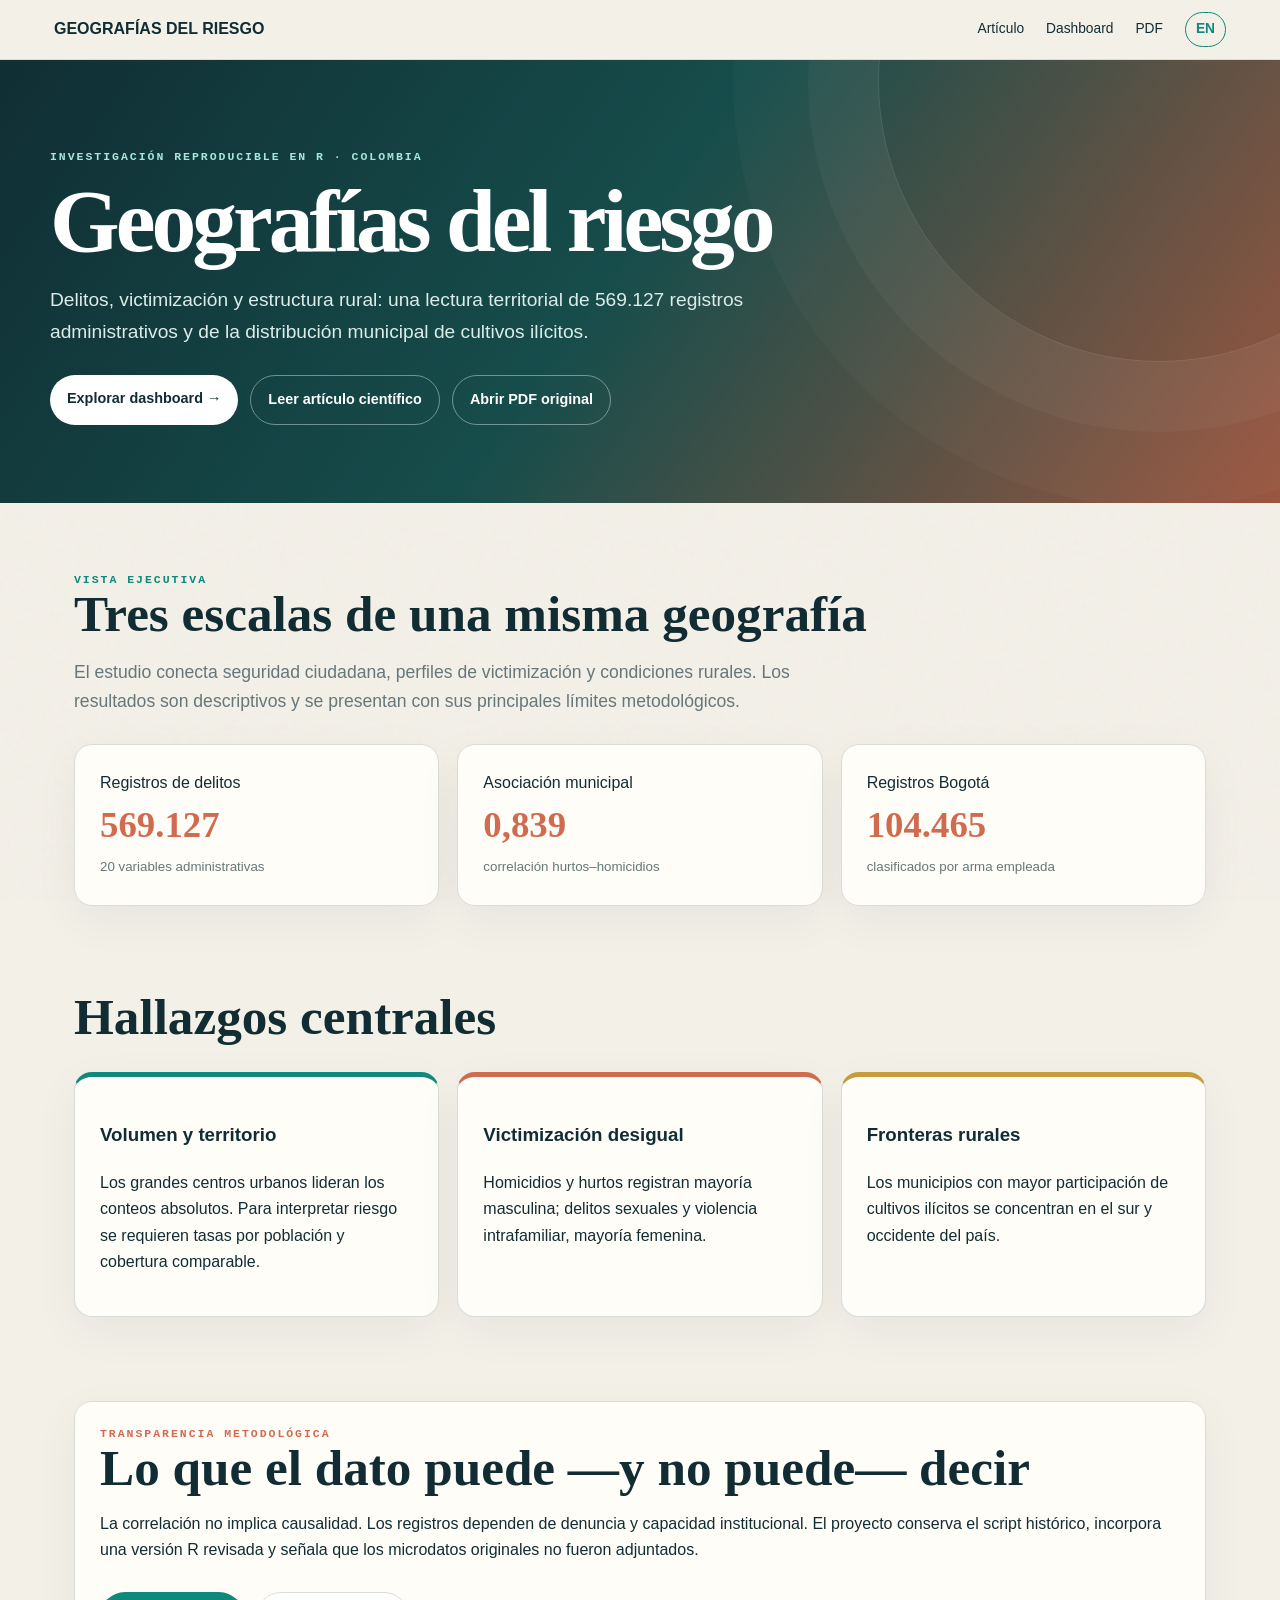
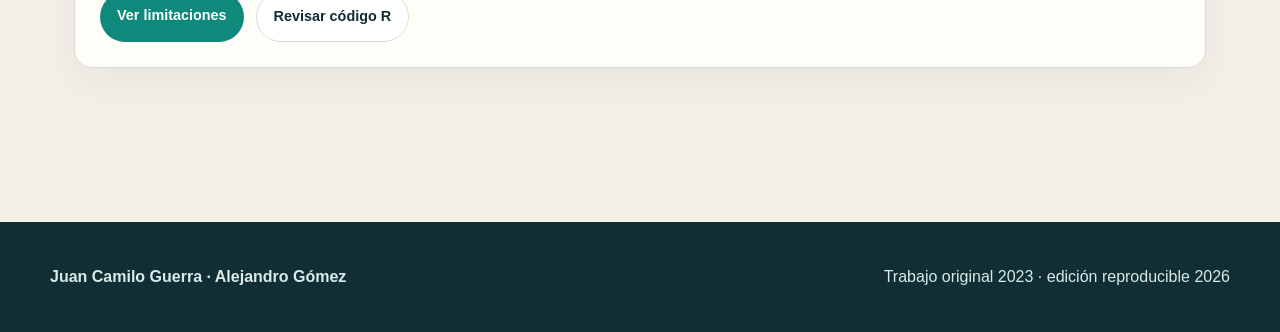
<file: index.html>
<!doctype html><html lang="es"><head><meta charset="utf-8"><meta name="viewport" content="width=device-width,initial-scale=1"><meta name="description" content="Investigación en R sobre delitos, victimización y estructura rural en Colombia."><meta property="og:title" content="Geografías del riesgo · Colombia"><meta property="og:description" content="Una investigación reproducible en R."><meta property="og:image" content="https://juancamiloguerra.github.io/geografias-del-riesgo-colombia-r/assets/og.png"><meta name="twitter:card" content="summary_large_image"><title>Geografías del riesgo · Colombia</title><link rel="stylesheet" href="assets/site.css"><style>.lang{border:1px solid var(--teal);color:var(--teal)!important;border-radius:999px;padding:5px 10px;font-weight:800}@media(max-width:800px){.nav a.lang{display:block!important}}</style></head><body><div class="noise"></div>
<nav class="nav"><div><a class="brand" href="index.html">GEOGRAFÍAS DEL RIESGO</a><a href="article.html">Artículo</a><a href="dashboard.html">Dashboard</a><a href="docs/articulo-original.pdf">PDF</a><a class="lang" href="index-en.html" hreflang="en">EN</a></div></nav>
<header class="hero"><div><div class="eyebrow">Investigación reproducible en R · Colombia</div><h1>Geografías del riesgo</h1><p>Delitos, victimización y estructura rural: una lectura territorial de 569.127 registros administrativos y de la distribución municipal de cultivos ilícitos.</p><div class="buttons"><a class="btn" href="dashboard.html">Explorar dashboard →</a><a class="btn alt" href="article.html">Leer artículo científico</a><a class="btn alt" href="docs/articulo-original.pdf">Abrir PDF original</a></div></div></header>
<main class="wrap"><section class="section"><div class="eyebrow" style="color:var(--teal)">Vista ejecutiva</div><h2>Tres escalas de una misma geografía</h2><p class="lede">El estudio conecta seguridad ciudadana, perfiles de victimización y condiciones rurales. Los resultados son descriptivos y se presentan con sus principales límites metodológicos.</p><div class="grid"><article class="card third"><span>Registros de delitos</span><strong class="num">569.127</strong><small>20 variables administrativas</small></article><article class="card third"><span>Asociación municipal</span><strong class="num">0,839</strong><small>correlación hurtos–homicidios</small></article><article class="card third"><span>Registros Bogotá</span><strong class="num">104.465</strong><small>clasificados por arma empleada</small></article></div></section><section class="section"><h2>Hallazgos centrales</h2><div class="grid"><article class="card third finding"><h3>Volumen y territorio</h3><p>Los grandes centros urbanos lideran los conteos absolutos. Para interpretar riesgo se requieren tasas por población y cobertura comparable.</p></article><article class="card third finding"><h3>Victimización desigual</h3><p>Homicidios y hurtos registran mayoría masculina; delitos sexuales y violencia intrafamiliar, mayoría femenina.</p></article><article class="card third finding"><h3>Fronteras rurales</h3><p>Los municipios con mayor participación de cultivos ilícitos se concentran en el sur y occidente del país.</p></article></div></section><section class="section"><div class="card wide"><div class="eyebrow" style="color:var(--rust)">Transparencia metodológica</div><h2>Lo que el dato puede —y no puede— decir</h2><p>La correlación no implica causalidad. Los registros dependen de denuncia y capacidad institucional. El proyecto conserva el script histórico, incorpora una versión R revisada y señala que los microdatos originales no fueron adjuntados.</p><div class="buttons"><a class="btn" style="background:var(--teal);color:white" href="article.html#limitaciones">Ver limitaciones</a><a class="btn" style="border:1px solid var(--line)" href="https://github.com/JuanCamiloGuerra/geografias-del-riesgo-colombia-r">Revisar código R</a></div></div></section></main><footer class="footer"><div><strong>Juan Camilo Guerra · Alejandro Gómez</strong><span>Trabajo original 2023 · edición reproducible 2026</span></div></footer></body></html>
</file>
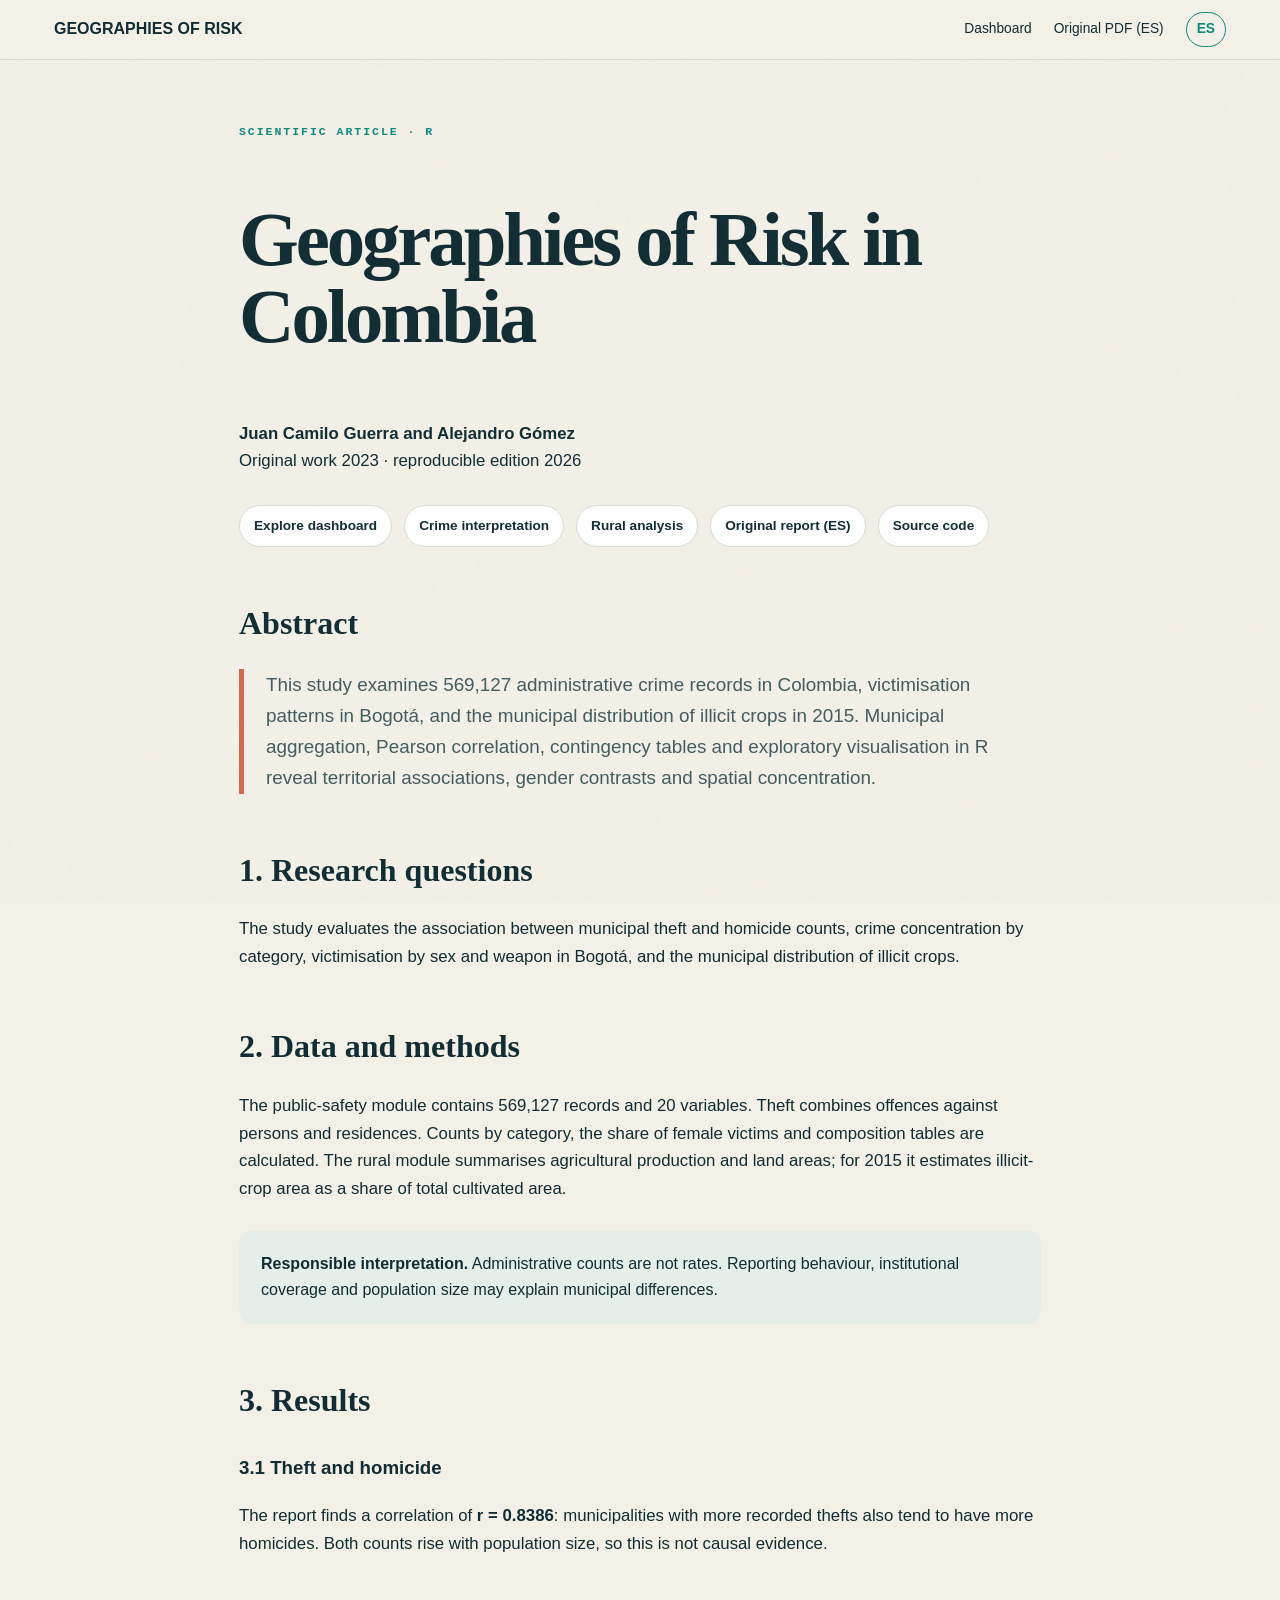
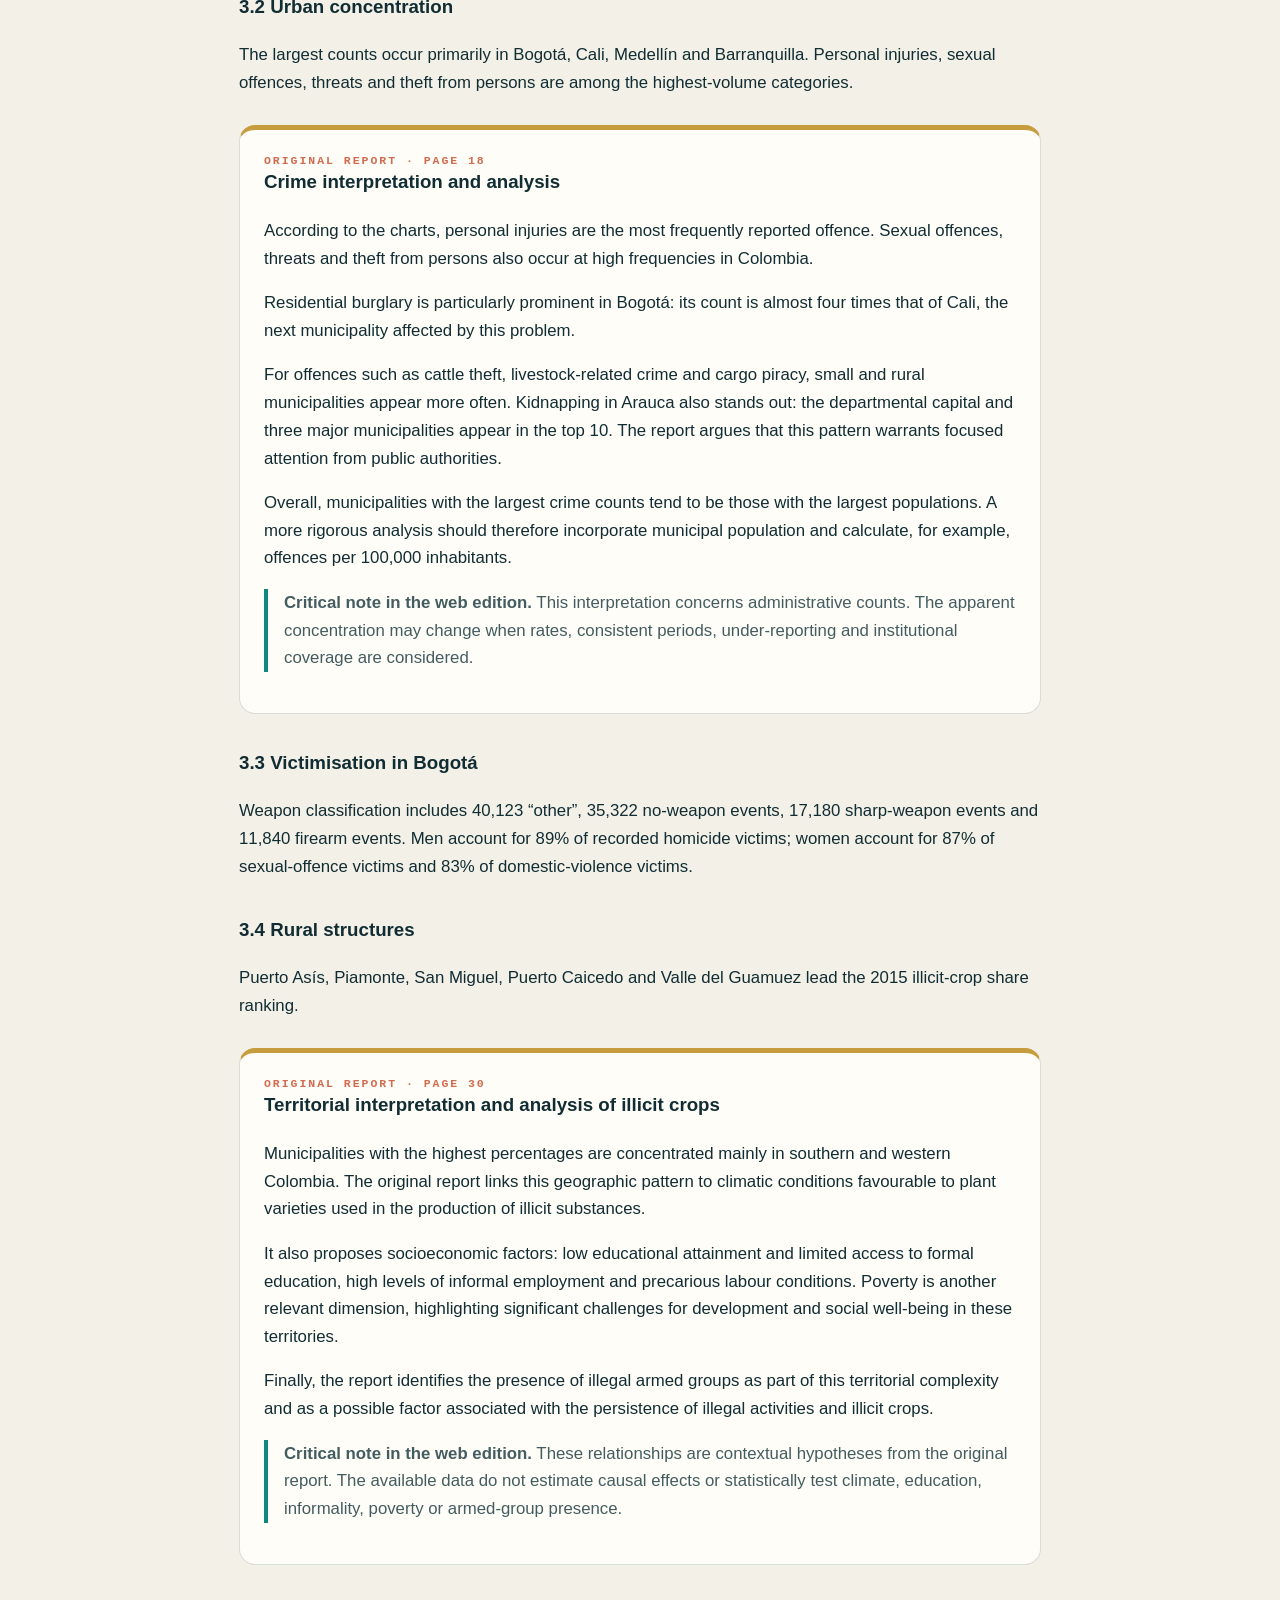
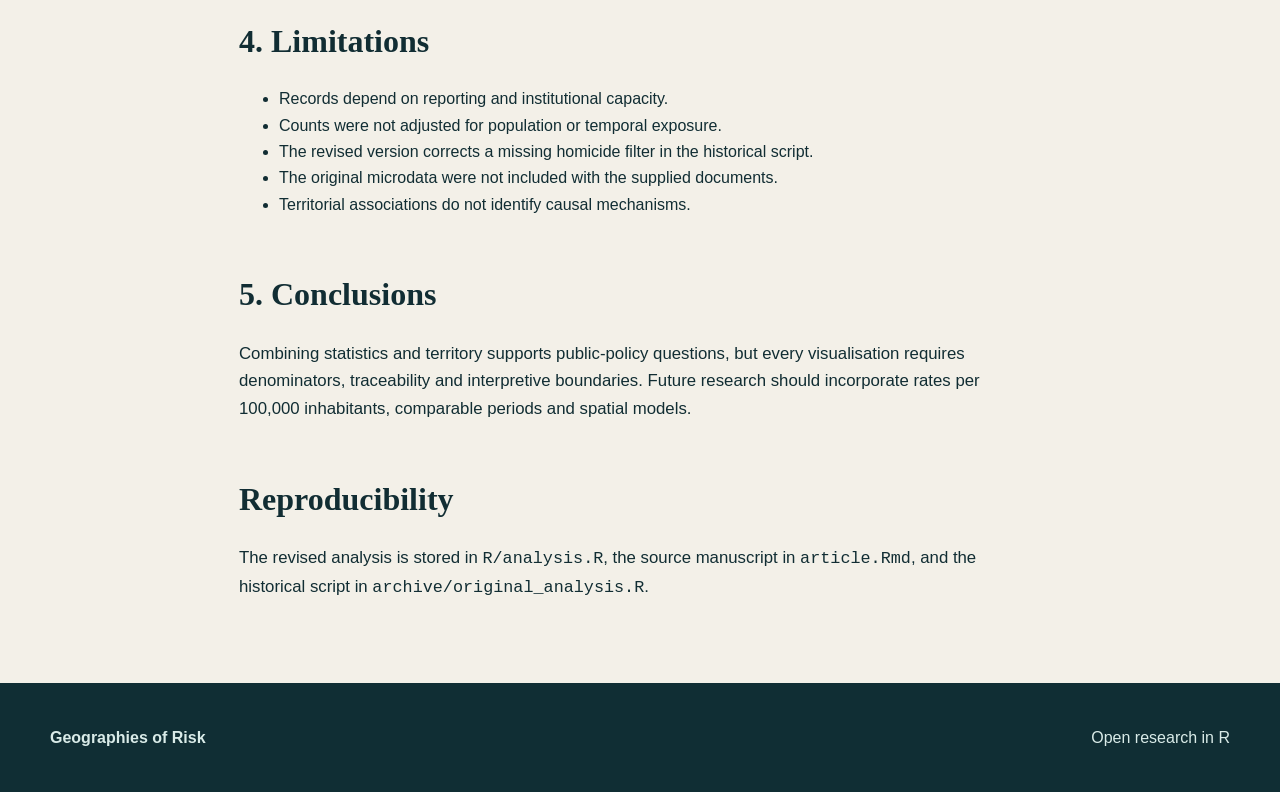
<file: article-en.html>
<!doctype html>
<html lang="en"><head><meta charset="utf-8"><meta name="viewport" content="width=device-width,initial-scale=1"><meta name="description" content="Scientific article on crime, victimisation and rural structures in Colombia."><meta property="og:title" content="Article · Geographies of Risk"><meta property="og:image" content="https://juancamiloguerra.github.io/geografias-del-riesgo-colombia-r/assets/og.png"><title>Article · Geographies of Risk</title><link rel="stylesheet" href="assets/site.css"><style>.lang{border:1px solid var(--teal);color:var(--teal)!important;border-radius:999px;padding:5px 10px;font-weight:800}.analysis{background:#fffdf8;border:1px solid var(--line);border-top:5px solid var(--gold);border-radius:16px;padding:24px;margin:28px 0}.analysis h3{margin-top:0}.critical{color:#435c60;border-left:4px solid var(--teal);padding-left:16px}@media(max-width:800px){.nav a.lang{display:block!important}}</style></head><body><div class="noise"></div>
<nav class="nav"><div><a class="brand" href="index-en.html">GEOGRAPHIES OF RISK</a><a href="dashboard-en.html">Dashboard</a><a href="docs/articulo-original.pdf">Original PDF (ES)</a><a class="lang" href="article.html" hreflang="es">ES</a></div></nav>
<article class="article"><div class="eyebrow" style="color:var(--teal)">Scientific article · R</div><h1>Geographies of Risk in Colombia</h1><p><strong>Juan Camilo Guerra and Alejandro Gómez</strong><br>Original work 2023 · reproducible edition 2026</p><div class="sourcebar"><a href="dashboard-en.html">Explore dashboard</a><a href="#crime-interpretation">Crime interpretation</a><a href="#rural-interpretation">Rural analysis</a><a href="docs/articulo-original.pdf">Original report (ES)</a><a href="https://github.com/JuanCamiloGuerra/geografias-del-riesgo-colombia-r">Source code</a></div>
<h2>Abstract</h2><p class="abstract">This study examines 569,127 administrative crime records in Colombia, victimisation patterns in Bogotá, and the municipal distribution of illicit crops in 2015. Municipal aggregation, Pearson correlation, contingency tables and exploratory visualisation in R reveal territorial associations, gender contrasts and spatial concentration.</p>
<h2>1. Research questions</h2><p>The study evaluates the association between municipal theft and homicide counts, crime concentration by category, victimisation by sex and weapon in Bogotá, and the municipal distribution of illicit crops.</p>
<h2>2. Data and methods</h2><p>The public-safety module contains 569,127 records and 20 variables. Theft combines offences against persons and residences. Counts by category, the share of female victims and composition tables are calculated. The rural module summarises agricultural production and land areas; for 2015 it estimates illicit-crop area as a share of total cultivated area.</p><div class="callout"><strong>Responsible interpretation.</strong> Administrative counts are not rates. Reporting behaviour, institutional coverage and population size may explain municipal differences.</div>
<h2>3. Results</h2><h3>3.1 Theft and homicide</h3><p>The report finds a correlation of <strong>r = 0.8386</strong>: municipalities with more recorded thefts also tend to have more homicides. Both counts rise with population size, so this is not causal evidence.</p>
<h3>3.2 Urban concentration</h3><p>The largest counts occur primarily in Bogotá, Cali, Medellín and Barranquilla. Personal injuries, sexual offences, threats and theft from persons are among the highest-volume categories.</p>
<section class="analysis" id="crime-interpretation"><div class="eyebrow" style="color:var(--rust)">Original report · page 18</div><h3>Crime interpretation and analysis</h3><p>According to the charts, personal injuries are the most frequently reported offence. Sexual offences, threats and theft from persons also occur at high frequencies in Colombia.</p><p>Residential burglary is particularly prominent in Bogotá: its count is almost four times that of Cali, the next municipality affected by this problem.</p><p>For offences such as cattle theft, livestock-related crime and cargo piracy, small and rural municipalities appear more often. Kidnapping in Arauca also stands out: the departmental capital and three major municipalities appear in the top 10. The report argues that this pattern warrants focused attention from public authorities.</p><p>Overall, municipalities with the largest crime counts tend to be those with the largest populations. A more rigorous analysis should therefore incorporate municipal population and calculate, for example, offences per 100,000 inhabitants.</p><p class="critical"><strong>Critical note in the web edition.</strong> This interpretation concerns administrative counts. The apparent concentration may change when rates, consistent periods, under-reporting and institutional coverage are considered.</p></section>
<h3>3.3 Victimisation in Bogotá</h3><p>Weapon classification includes 40,123 “other”, 35,322 no-weapon events, 17,180 sharp-weapon events and 11,840 firearm events. Men account for 89% of recorded homicide victims; women account for 87% of sexual-offence victims and 83% of domestic-violence victims.</p>
<h3>3.4 Rural structures</h3><p>Puerto Asís, Piamonte, San Miguel, Puerto Caicedo and Valle del Guamuez lead the 2015 illicit-crop share ranking.</p>
<section class="analysis" id="rural-interpretation"><div class="eyebrow" style="color:var(--rust)">Original report · page 30</div><h3>Territorial interpretation and analysis of illicit crops</h3><p>Municipalities with the highest percentages are concentrated mainly in southern and western Colombia. The original report links this geographic pattern to climatic conditions favourable to plant varieties used in the production of illicit substances.</p><p>It also proposes socioeconomic factors: low educational attainment and limited access to formal education, high levels of informal employment and precarious labour conditions. Poverty is another relevant dimension, highlighting significant challenges for development and social well-being in these territories.</p><p>Finally, the report identifies the presence of illegal armed groups as part of this territorial complexity and as a possible factor associated with the persistence of illegal activities and illicit crops.</p><p class="critical"><strong>Critical note in the web edition.</strong> These relationships are contextual hypotheses from the original report. The available data do not estimate causal effects or statistically test climate, education, informality, poverty or armed-group presence.</p></section>
<h2 id="limitations">4. Limitations</h2><ul><li>Records depend on reporting and institutional capacity.</li><li>Counts were not adjusted for population or temporal exposure.</li><li>The revised version corrects a missing homicide filter in the historical script.</li><li>The original microdata were not included with the supplied documents.</li><li>Territorial associations do not identify causal mechanisms.</li></ul>
<h2>5. Conclusions</h2><p>Combining statistics and territory supports public-policy questions, but every visualisation requires denominators, traceability and interpretive boundaries. Future research should incorporate rates per 100,000 inhabitants, comparable periods and spatial models.</p><h2>Reproducibility</h2><p>The revised analysis is stored in <code>R/analysis.R</code>, the source manuscript in <code>article.Rmd</code>, and the historical script in <code>archive/original_analysis.R</code>.</p></article><footer class="footer"><div><strong>Geographies of Risk</strong><span>Open research in R</span></div></footer></body></html>
</file>
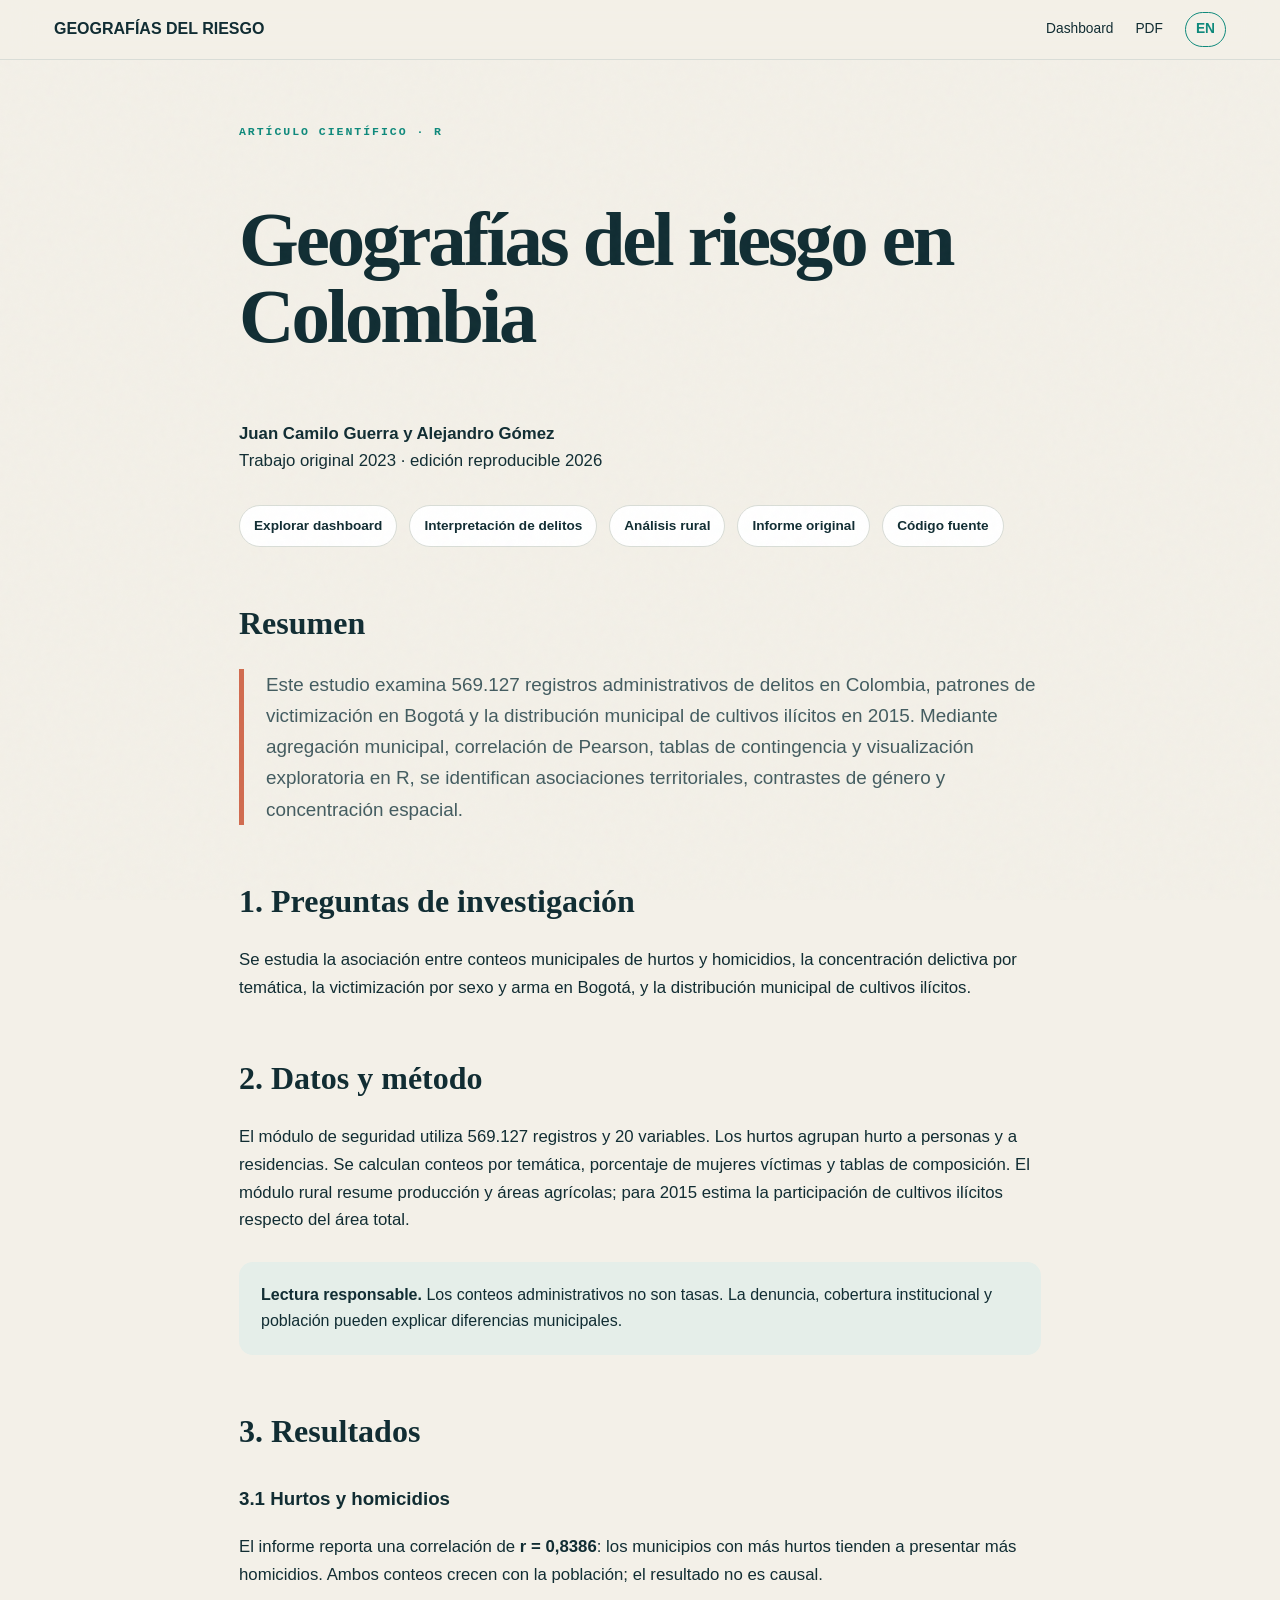
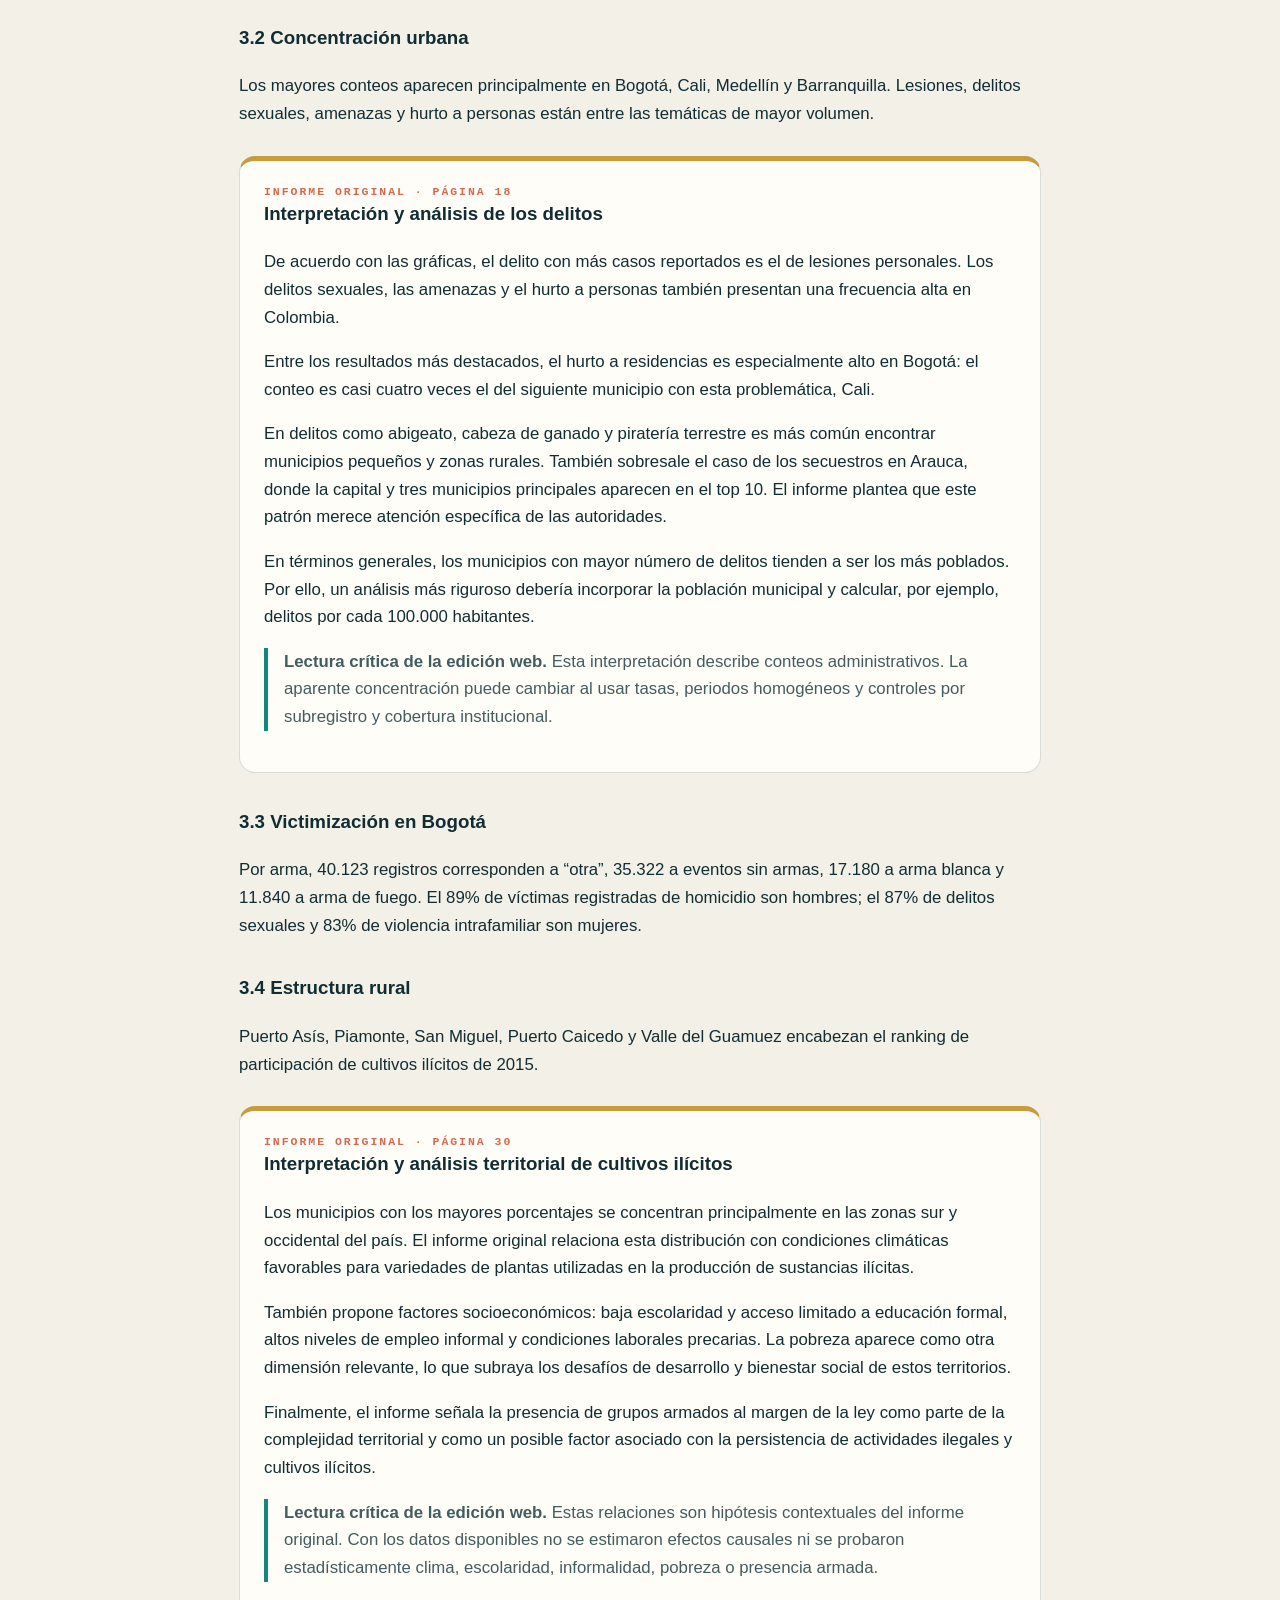
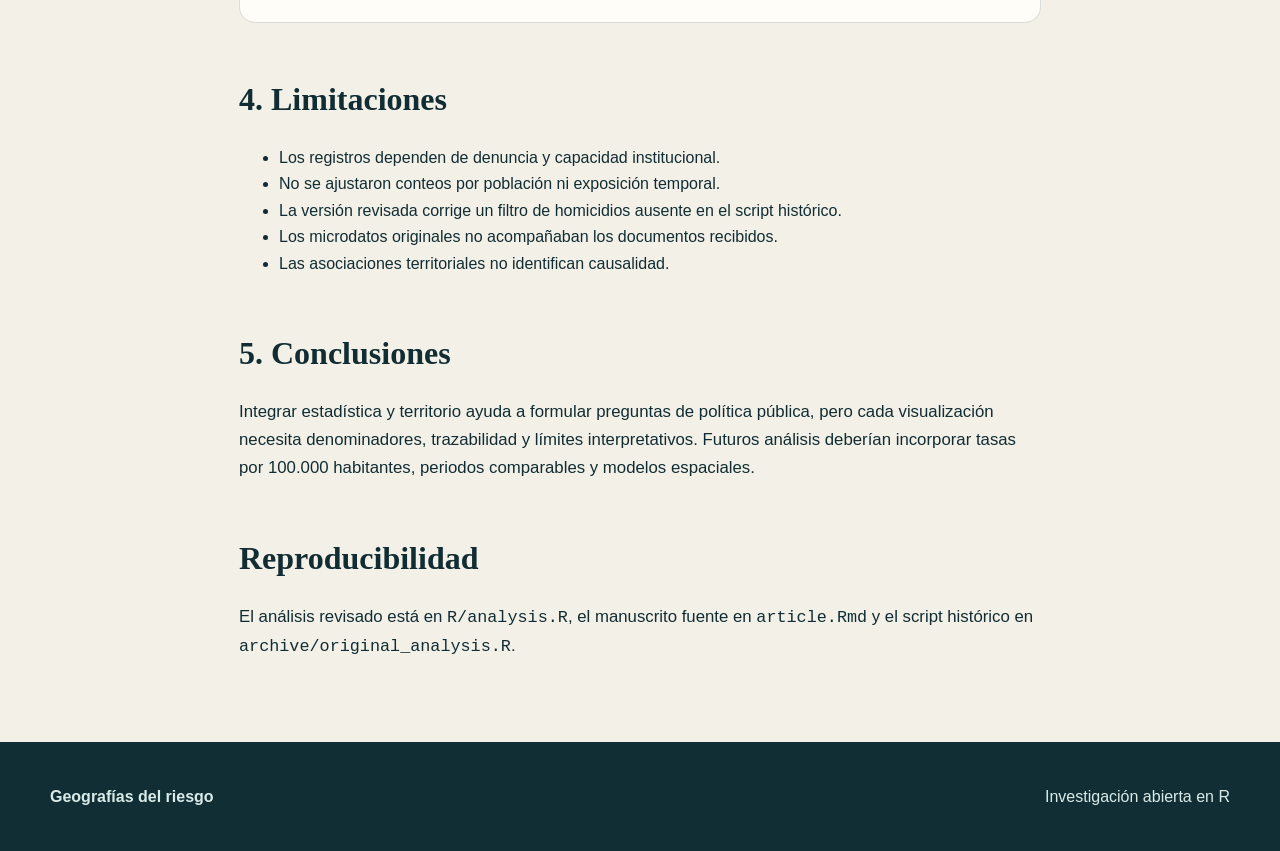
<file: article.html>
<!doctype html>
<html lang="es"><head><meta charset="utf-8"><meta name="viewport" content="width=device-width,initial-scale=1"><meta name="description" content="Artículo sobre delitos, victimización y estructura rural en Colombia."><meta property="og:title" content="Artículo · Geografías del riesgo"><meta property="og:image" content="https://juancamiloguerra.github.io/geografias-del-riesgo-colombia-r/assets/og.png"><title>Artículo · Geografías del riesgo</title><link rel="stylesheet" href="assets/site.css"><style>.lang{border:1px solid var(--teal);color:var(--teal)!important;border-radius:999px;padding:5px 10px;font-weight:800}.analysis{background:#fffdf8;border:1px solid var(--line);border-top:5px solid var(--gold);border-radius:16px;padding:24px;margin:28px 0}.analysis h3{margin-top:0}.critical{color:#435c60;border-left:4px solid var(--teal);padding-left:16px}@media(max-width:800px){.nav a.lang{display:block!important}}</style></head><body><div class="noise"></div>
<nav class="nav"><div><a class="brand" href="index.html">GEOGRAFÍAS DEL RIESGO</a><a href="dashboard.html">Dashboard</a><a href="docs/articulo-original.pdf">PDF</a><a class="lang" href="article-en.html" hreflang="en">EN</a></div></nav>
<article class="article"><div class="eyebrow" style="color:var(--teal)">Artículo científico · R</div><h1>Geografías del riesgo en Colombia</h1><p><strong>Juan Camilo Guerra y Alejandro Gómez</strong><br>Trabajo original 2023 · edición reproducible 2026</p><div class="sourcebar"><a href="dashboard.html">Explorar dashboard</a><a href="#interpretacion-delitos">Interpretación de delitos</a><a href="#interpretacion-rural">Análisis rural</a><a href="docs/articulo-original.pdf">Informe original</a><a href="https://github.com/JuanCamiloGuerra/geografias-del-riesgo-colombia-r">Código fuente</a></div>
<h2>Resumen</h2><p class="abstract">Este estudio examina 569.127 registros administrativos de delitos en Colombia, patrones de victimización en Bogotá y la distribución municipal de cultivos ilícitos en 2015. Mediante agregación municipal, correlación de Pearson, tablas de contingencia y visualización exploratoria en R, se identifican asociaciones territoriales, contrastes de género y concentración espacial.</p>
<h2>1. Preguntas de investigación</h2><p>Se estudia la asociación entre conteos municipales de hurtos y homicidios, la concentración delictiva por temática, la victimización por sexo y arma en Bogotá, y la distribución municipal de cultivos ilícitos.</p>
<h2>2. Datos y método</h2><p>El módulo de seguridad utiliza 569.127 registros y 20 variables. Los hurtos agrupan hurto a personas y a residencias. Se calculan conteos por temática, porcentaje de mujeres víctimas y tablas de composición. El módulo rural resume producción y áreas agrícolas; para 2015 estima la participación de cultivos ilícitos respecto del área total.</p><div class="callout"><strong>Lectura responsable.</strong> Los conteos administrativos no son tasas. La denuncia, cobertura institucional y población pueden explicar diferencias municipales.</div>
<h2>3. Resultados</h2><h3>3.1 Hurtos y homicidios</h3><p>El informe reporta una correlación de <strong>r = 0,8386</strong>: los municipios con más hurtos tienden a presentar más homicidios. Ambos conteos crecen con la población; el resultado no es causal.</p>
<h3>3.2 Concentración urbana</h3><p>Los mayores conteos aparecen principalmente en Bogotá, Cali, Medellín y Barranquilla. Lesiones, delitos sexuales, amenazas y hurto a personas están entre las temáticas de mayor volumen.</p>
<section class="analysis" id="interpretacion-delitos"><div class="eyebrow" style="color:var(--rust)">Informe original · página 18</div><h3>Interpretación y análisis de los delitos</h3><p>De acuerdo con las gráficas, el delito con más casos reportados es el de lesiones personales. Los delitos sexuales, las amenazas y el hurto a personas también presentan una frecuencia alta en Colombia.</p><p>Entre los resultados más destacados, el hurto a residencias es especialmente alto en Bogotá: el conteo es casi cuatro veces el del siguiente municipio con esta problemática, Cali.</p><p>En delitos como abigeato, cabeza de ganado y piratería terrestre es más común encontrar municipios pequeños y zonas rurales. También sobresale el caso de los secuestros en Arauca, donde la capital y tres municipios principales aparecen en el top 10. El informe plantea que este patrón merece atención específica de las autoridades.</p><p>En términos generales, los municipios con mayor número de delitos tienden a ser los más poblados. Por ello, un análisis más riguroso debería incorporar la población municipal y calcular, por ejemplo, delitos por cada 100.000 habitantes.</p><p class="critical"><strong>Lectura crítica de la edición web.</strong> Esta interpretación describe conteos administrativos. La aparente concentración puede cambiar al usar tasas, periodos homogéneos y controles por subregistro y cobertura institucional.</p></section>
<h3>3.3 Victimización en Bogotá</h3><p>Por arma, 40.123 registros corresponden a “otra”, 35.322 a eventos sin armas, 17.180 a arma blanca y 11.840 a arma de fuego. El 89% de víctimas registradas de homicidio son hombres; el 87% de delitos sexuales y 83% de violencia intrafamiliar son mujeres.</p>
<h3>3.4 Estructura rural</h3><p>Puerto Asís, Piamonte, San Miguel, Puerto Caicedo y Valle del Guamuez encabezan el ranking de participación de cultivos ilícitos de 2015.</p>
<section class="analysis" id="interpretacion-rural"><div class="eyebrow" style="color:var(--rust)">Informe original · página 30</div><h3>Interpretación y análisis territorial de cultivos ilícitos</h3><p>Los municipios con los mayores porcentajes se concentran principalmente en las zonas sur y occidental del país. El informe original relaciona esta distribución con condiciones climáticas favorables para variedades de plantas utilizadas en la producción de sustancias ilícitas.</p><p>También propone factores socioeconómicos: baja escolaridad y acceso limitado a educación formal, altos niveles de empleo informal y condiciones laborales precarias. La pobreza aparece como otra dimensión relevante, lo que subraya los desafíos de desarrollo y bienestar social de estos territorios.</p><p>Finalmente, el informe señala la presencia de grupos armados al margen de la ley como parte de la complejidad territorial y como un posible factor asociado con la persistencia de actividades ilegales y cultivos ilícitos.</p><p class="critical"><strong>Lectura crítica de la edición web.</strong> Estas relaciones son hipótesis contextuales del informe original. Con los datos disponibles no se estimaron efectos causales ni se probaron estadísticamente clima, escolaridad, informalidad, pobreza o presencia armada.</p></section>
<h2 id="limitaciones">4. Limitaciones</h2><ul><li>Los registros dependen de denuncia y capacidad institucional.</li><li>No se ajustaron conteos por población ni exposición temporal.</li><li>La versión revisada corrige un filtro de homicidios ausente en el script histórico.</li><li>Los microdatos originales no acompañaban los documentos recibidos.</li><li>Las asociaciones territoriales no identifican causalidad.</li></ul>
<h2>5. Conclusiones</h2><p>Integrar estadística y territorio ayuda a formular preguntas de política pública, pero cada visualización necesita denominadores, trazabilidad y límites interpretativos. Futuros análisis deberían incorporar tasas por 100.000 habitantes, periodos comparables y modelos espaciales.</p><h2>Reproducibilidad</h2><p>El análisis revisado está en <code>R/analysis.R</code>, el manuscrito fuente en <code>article.Rmd</code> y el script histórico en <code>archive/original_analysis.R</code>.</p></article><footer class="footer"><div><strong>Geografías del riesgo</strong><span>Investigación abierta en R</span></div></footer></body></html>
</file>
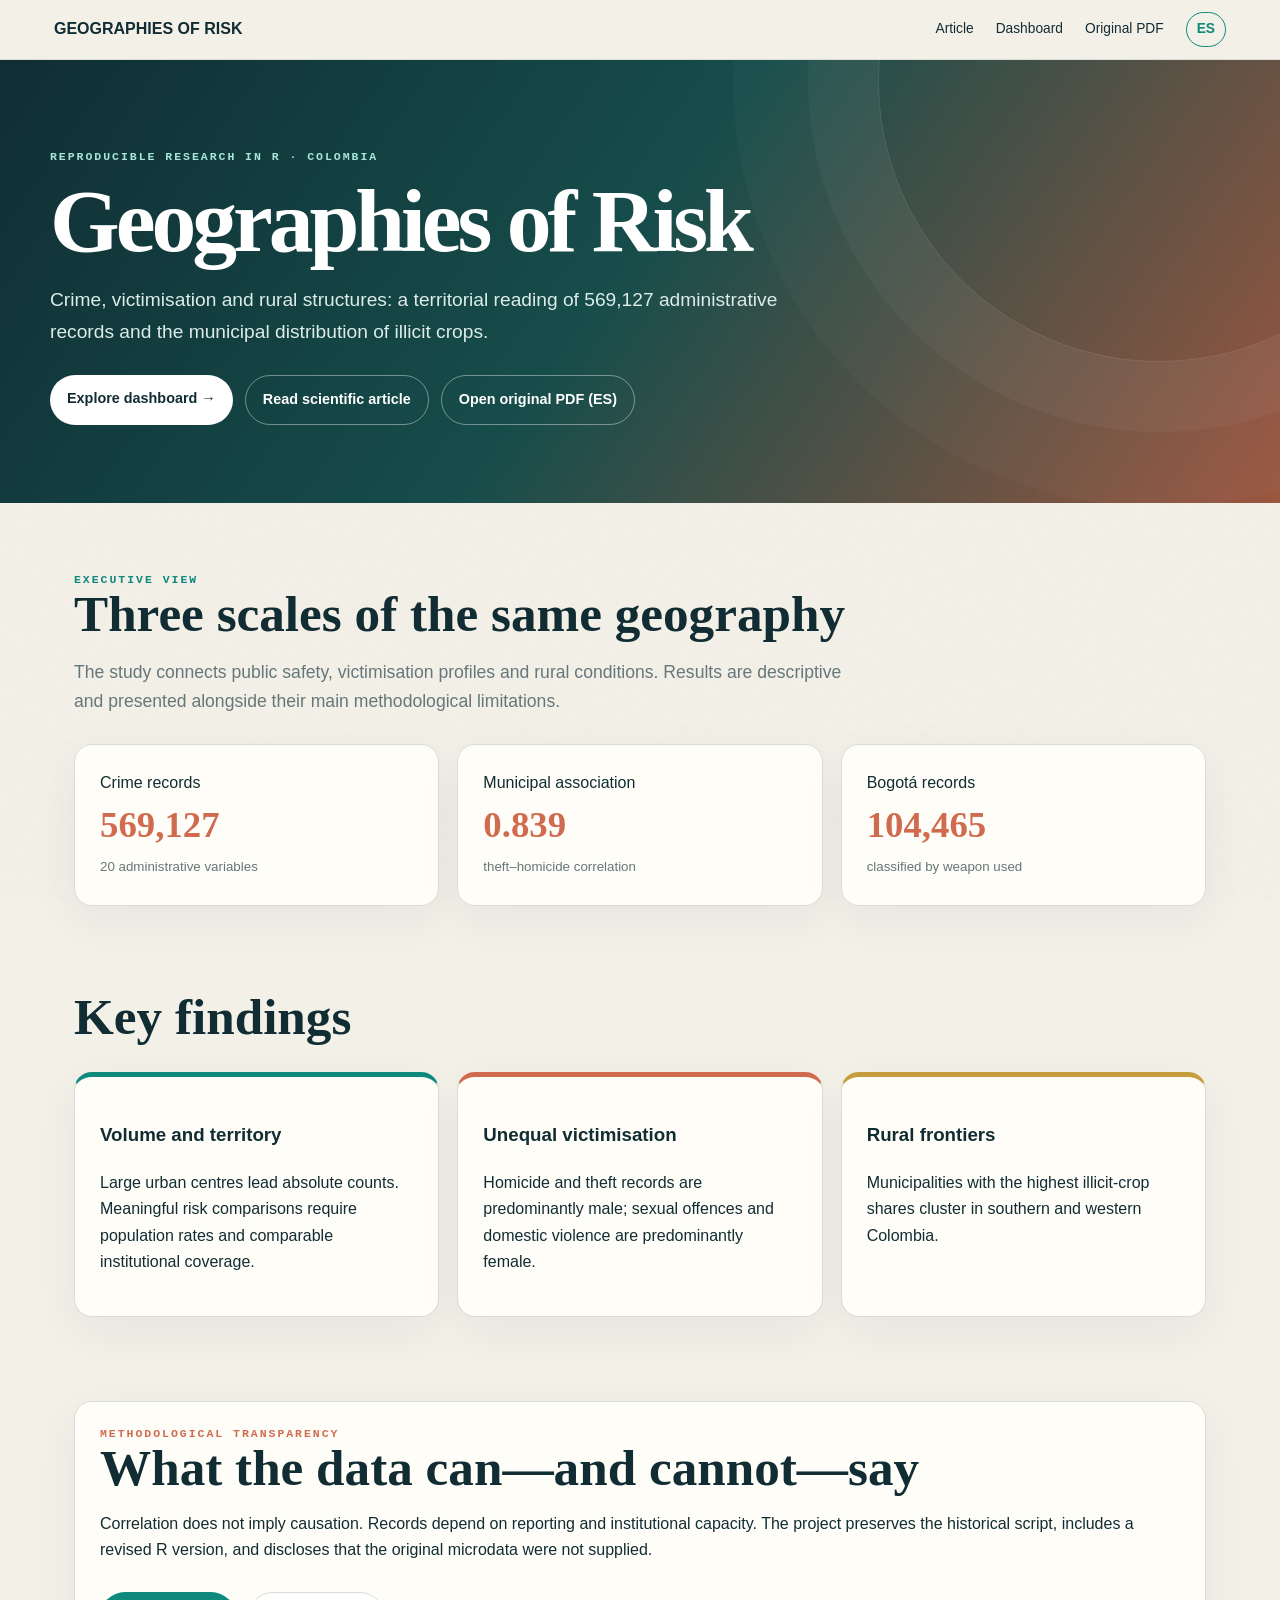
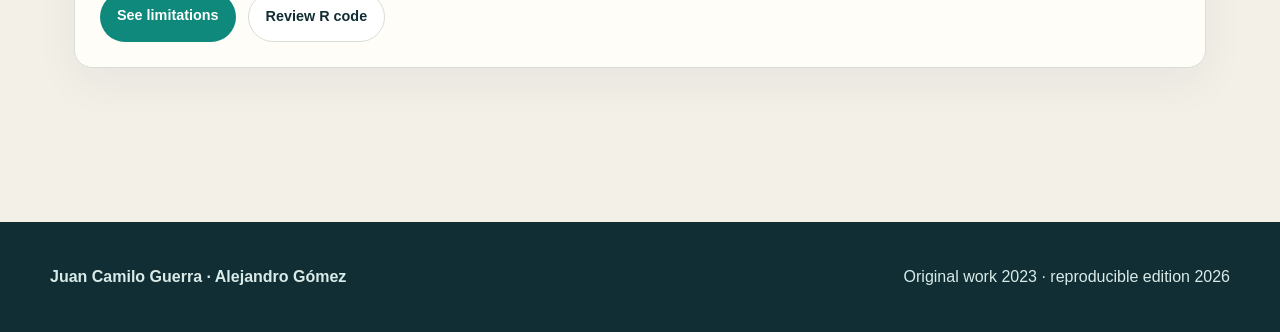
<file: index-en.html>
<!doctype html><html lang="en"><head><meta charset="utf-8"><meta name="viewport" content="width=device-width,initial-scale=1"><meta name="description" content="Reproducible R research on crime, victimisation and rural structures in Colombia."><meta property="og:title" content="Geographies of Risk · Colombia"><meta property="og:description" content="Crime, victimisation and rural structures: reproducible research in R."><meta property="og:image" content="https://juancamiloguerra.github.io/geografias-del-riesgo-colombia-r/assets/og.png"><meta name="twitter:card" content="summary_large_image"><title>Geographies of Risk · Colombia</title><link rel="stylesheet" href="assets/site.css"><style>.lang{border:1px solid var(--teal);color:var(--teal)!important;border-radius:999px;padding:5px 10px;font-weight:800}@media(max-width:800px){.nav a.lang{display:block!important}}</style></head><body><div class="noise"></div><nav class="nav"><div><a class="brand" href="index-en.html">GEOGRAPHIES OF RISK</a><a href="article-en.html">Article</a><a href="dashboard-en.html">Dashboard</a><a href="docs/articulo-original.pdf">Original PDF</a><a class="lang" href="index.html" hreflang="es">ES</a></div></nav><header class="hero"><div><div class="eyebrow">Reproducible research in R · Colombia</div><h1>Geographies of Risk</h1><p>Crime, victimisation and rural structures: a territorial reading of 569,127 administrative records and the municipal distribution of illicit crops.</p><div class="buttons"><a class="btn" href="dashboard-en.html">Explore dashboard →</a><a class="btn alt" href="article-en.html">Read scientific article</a><a class="btn alt" href="docs/articulo-original.pdf">Open original PDF (ES)</a></div></div></header><main class="wrap"><section class="section"><div class="eyebrow" style="color:var(--teal)">Executive view</div><h2>Three scales of the same geography</h2><p class="lede">The study connects public safety, victimisation profiles and rural conditions. Results are descriptive and presented alongside their main methodological limitations.</p><div class="grid"><article class="card third"><span>Crime records</span><strong class="num">569,127</strong><small>20 administrative variables</small></article><article class="card third"><span>Municipal association</span><strong class="num">0.839</strong><small>theft–homicide correlation</small></article><article class="card third"><span>Bogotá records</span><strong class="num">104,465</strong><small>classified by weapon used</small></article></div></section><section class="section"><h2>Key findings</h2><div class="grid"><article class="card third finding"><h3>Volume and territory</h3><p>Large urban centres lead absolute counts. Meaningful risk comparisons require population rates and comparable institutional coverage.</p></article><article class="card third finding"><h3>Unequal victimisation</h3><p>Homicide and theft records are predominantly male; sexual offences and domestic violence are predominantly female.</p></article><article class="card third finding"><h3>Rural frontiers</h3><p>Municipalities with the highest illicit-crop shares cluster in southern and western Colombia.</p></article></div></section><section class="section"><div class="card wide"><div class="eyebrow" style="color:var(--rust)">Methodological transparency</div><h2>What the data can—and cannot—say</h2><p>Correlation does not imply causation. Records depend on reporting and institutional capacity. The project preserves the historical script, includes a revised R version, and discloses that the original microdata were not supplied.</p><div class="buttons"><a class="btn" style="background:var(--teal);color:white" href="article-en.html#limitations">See limitations</a><a class="btn" style="border:1px solid var(--line)" href="https://github.com/JuanCamiloGuerra/geografias-del-riesgo-colombia-r">Review R code</a></div></div></section></main><footer class="footer"><div><strong>Juan Camilo Guerra · Alejandro Gómez</strong><span>Original work 2023 · reproducible edition 2026</span></div></footer></body></html>
</file>
<file: assets/site.css>
:root{--ink:#112d33;--paper:#f3f0e8;--card:#fffdf8;--teal:#0e897b;--rust:#d16b4f;--gold:#c69c3c;--blue:#576a8f;--muted:#66777a;--line:#d9ddd7}*{box-sizing:border-box}html{scroll-behavior:smooth}body{margin:0;background:var(--paper);color:var(--ink);font:16px/1.65 Inter,Segoe UI,Arial,sans-serif}a{color:inherit}.noise{position:fixed;inset:0;opacity:.025;pointer-events:none;background-image:url("data:image/svg+xml,%3Csvg viewBox='0 0 150 150' xmlns='http://www.w3.org/2000/svg'%3E%3Cfilter id='n'%3E%3CfeTurbulence type='fractalNoise' baseFrequency='.85' numOctaves='3' stitchTiles='stitch'/%3E%3C/filter%3E%3Crect width='100%25' height='100%25' filter='url(%23n)'/%3E%3C/svg%3E")}.nav{position:sticky;top:0;z-index:20;background:rgba(243,240,232,.92);backdrop-filter:blur(16px);border-bottom:1px solid var(--line)}.nav>div{max-width:1220px;margin:auto;padding:12px 24px;display:flex;align-items:center;gap:22px}.brand{font-weight:800;text-decoration:none;margin-right:auto}.nav a:not(.brand){font-size:.86rem;text-decoration:none}.hero{background:linear-gradient(125deg,#102e34 0%,#164d4b 48%,#9b563f 100%);color:white;padding:90px 24px 78px;position:relative;overflow:hidden}.hero:after{content:"";position:absolute;width:560px;height:560px;border:1px solid rgba(255,255,255,.13);border-radius:50%;right:-160px;top:-260px;box-shadow:0 0 0 70px rgba(255,255,255,.035),0 0 0 145px rgba(255,255,255,.025)}.hero>div,.wrap{max-width:1180px;margin:auto;position:relative;z-index:1}.eyebrow{font:700 .72rem/1.2 ui-monospace,SFMono-Regular,Consolas,monospace;letter-spacing:.17em;text-transform:uppercase;color:#a7e6db}.hero h1{font:700 clamp(3.1rem,7vw,6.8rem)/.92 Georgia,serif;max-width:920px;margin:16px 0 22px;letter-spacing:-.045em}.hero p{max-width:760px;font-size:1.2rem;color:#dcece9}.buttons{display:flex;gap:12px;flex-wrap:wrap;margin-top:28px}.btn{display:inline-block;text-decoration:none;padding:12px 17px;border-radius:999px;font-weight:750;font-size:.9rem;background:white;color:var(--ink)}.btn.alt{background:transparent;color:white;border:1px solid rgba(255,255,255,.4)}.wrap{padding:70px 24px}.section{margin-bottom:84px}.section h2{font:700 clamp(2rem,4vw,3.2rem)/1.05 Georgia,serif;margin:0 0 12px}.lede{max-width:790px;color:var(--muted);font-size:1.1rem}.grid{display:grid;grid-template-columns:repeat(12,1fr);gap:18px;margin-top:28px}.card{background:var(--card);border:1px solid var(--line);border-radius:18px;padding:25px;box-shadow:0 14px 45px rgba(17,45,51,.055)}.third{grid-column:span 4}.half{grid-column:span 6}.wide{grid-column:1/-1}.card .num{font:700 2.3rem/1 Georgia,serif;color:var(--rust);display:block;margin:10px 0}.card small{color:var(--muted)}.finding{border-top:5px solid var(--teal)}.finding:nth-child(2){border-top-color:var(--rust)}.finding:nth-child(3){border-top-color:var(--gold)}.footer{background:#102e34;color:#d9ebe8;padding:42px 24px}.footer>div{max-width:1180px;margin:auto;display:flex;justify-content:space-between;gap:20px;flex-wrap:wrap}.article{max-width:850px;margin:auto;padding:65px 24px}.article h1{font:700 clamp(2.7rem,6vw,5rem)/1 Georgia,serif;letter-spacing:-.04em}.article h2{font:700 2rem Georgia,serif;margin-top:58px}.article h3{margin-top:34px}.article p{font-size:1.05rem}.article .abstract{font-size:1.18rem;color:#435c60;border-left:5px solid var(--rust);padding-left:22px}.callout{background:#e5eee9;border-radius:14px;padding:20px 22px;margin:28px 0}.sourcebar{display:flex;gap:12px;flex-wrap:wrap;margin:30px 0}.sourcebar a{padding:9px 14px;border-radius:999px;border:1px solid var(--line);text-decoration:none;background:white;font-weight:700;font-size:.85rem}@media(max-width:800px){.third,.half{grid-column:1/-1}.hero{padding-top:62px}.hero h1{font-size:3.5rem}.nav a:not(.brand){display:none}}
</file>
